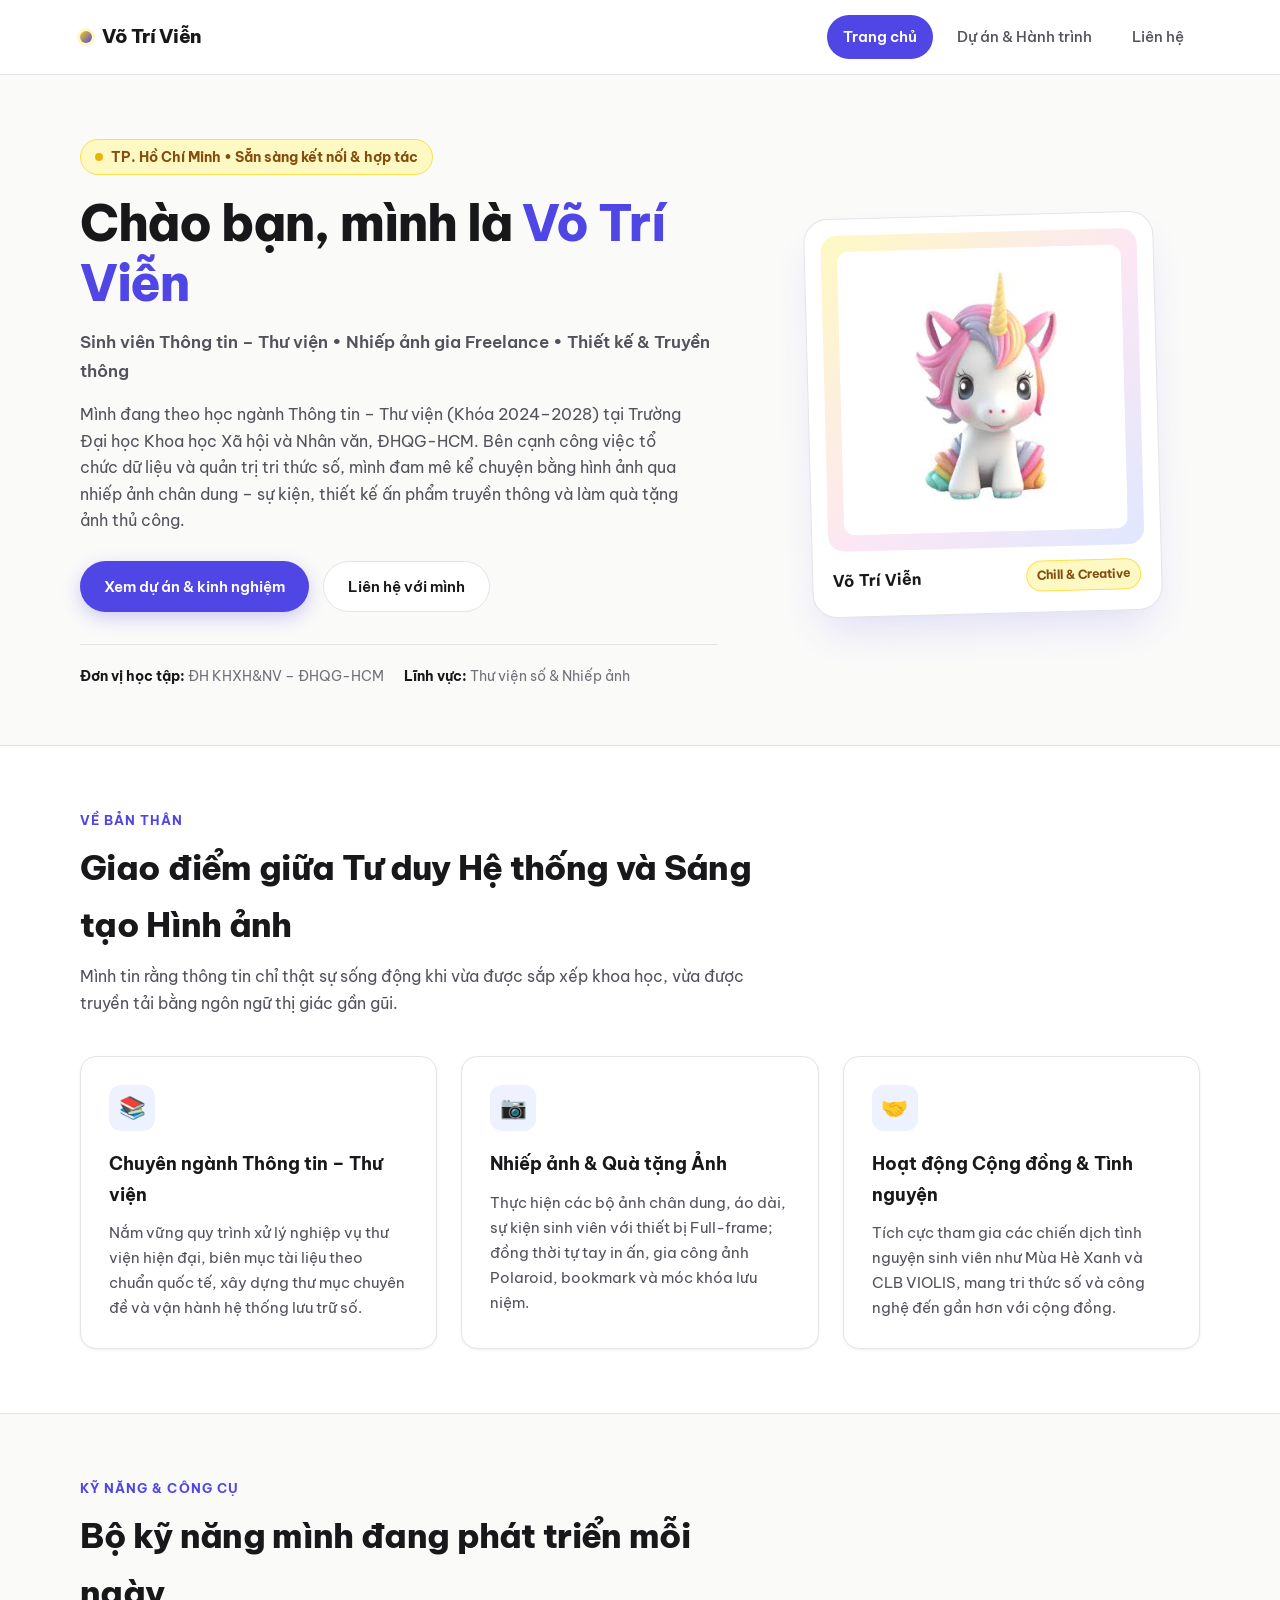
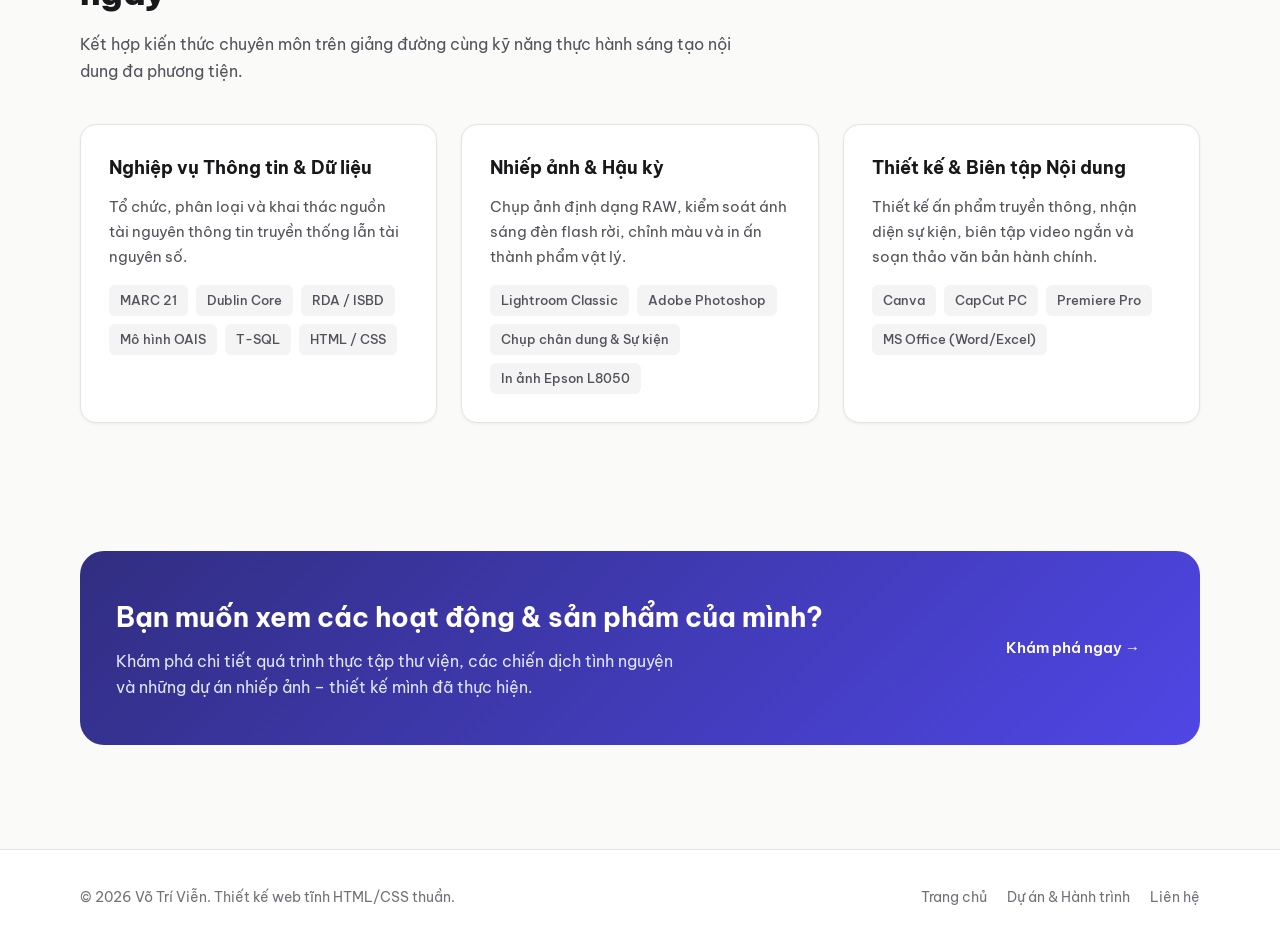
<file: index.html>
<!DOCTYPE html>
<html lang="vi">
<head>
  <meta charset="UTF-8">
  <meta name="viewport" content="width=device-width, initial-scale=1.0">
  <title>Võ Trí Viễn | Giới thiệu cá nhân & Portfolio</title>
  <meta name="description" content="Trang web giới thiệu cá nhân của Võ Trí Viễn – Sinh viên Thông tin - Thư viện (ĐH KHXH&NV - ĐHQG-HCM) và Nhiếp ảnh gia Freelance tại TP. Hồ Chí Minh.">
  <link rel="preconnect" href="https://fonts.googleapis.com">
  <link rel="preconnect" href="https://fonts.gstatic.com" crossorigin>
  <link href="https://fonts.googleapis.com/css2?family=Be+Vietnam+Pro:wght@400;500;600;700;800&display=swap" rel="stylesheet">
  <link rel="stylesheet" href="assets/css/style.css">
</head>
<body>

  <!-- HEADER -->
  <header class="site-header">
    <div class="container navbar">
      <a href="index.html" class="brand">
        <span class="brand-dot"></span>
        <span>Võ Trí Viễn</span>
      </a>
      <button class="menu-toggle" aria-label="Mở menu">&#9776;</button>
      <nav class="nav-links">
        <a href="index.html" class="active">Trang chủ</a>
        <a href="du-an.html">Dự án & Hành trình</a>
        <a href="lien-he.html">Liên hệ</a>
      </nav>
    </div>
  </header>

  <!-- HERO SECTION -->
  <main>
    <section class="hero">
      <div class="container hero-grid">
        <div class="hero-content">
          <div class="badge-pill">
            <span class="status-dot"></span>
            <span>TP. Hồ Chí Minh • Sẵn sàng kết nối & hợp tác</span>
          </div>
          <h1 class="hero-title">Chào bạn, mình là <span>Võ Trí Viễn</span></h1>
          <p class="hero-subtitle">Sinh viên Thông tin – Thư viện • Nhiếp ảnh gia Freelance • Thiết kế & Truyền thông</p>
          <p class="hero-desc">
            Mình đang theo học ngành Thông tin – Thư viện (Khóa 2024–2028) tại Trường Đại học Khoa học Xã hội và Nhân văn, ĐHQG-HCM. Bên cạnh công việc tổ chức dữ liệu và quản trị tri thức số, mình đam mê kể chuyện bằng hình ảnh qua nhiếp ảnh chân dung – sự kiện, thiết kế ấn phẩm truyền thông và làm quà tặng ảnh thủ công.
          </p>
          <div class="hero-actions">
            <a href="du-an.html" class="btn btn-primary">Xem dự án & kinh nghiệm</a>
            <a href="lien-he.html" class="btn btn-outline">Liên hệ với mình</a>
          </div>
          <div class="hero-meta">
            <span><strong>Đơn vị học tập:</strong> ĐH KHXH&NV – ĐHQG-HCM</span>
            <span><strong>Lĩnh vực:</strong> Thư viện số & Nhiếp ảnh</span>
          </div>
        </div>

        <div class="hero-avatar-wrap">
          <div class="avatar-card">
            <div class="avatar-img-box">
              <img src="assets/images/avatar.png" alt="Ảnh đại diện của Võ Trí Viễn">
            </div>
            <div class="avatar-caption">
              <span class="name">Võ Trí Viễn</span>
              <span class="tag">Chill & Creative</span>
            </div>
          </div>
        </div>
      </div>
    </section>

    <!-- ABOUT & HIGHLIGHTS -->
    <section class="section section-alt">
      <div class="container">
        <div class="section-header">
          <p class="section-kicker">Về bản thân</p>
          <h2 class="section-title">Giao điểm giữa Tư duy Hệ thống và Sáng tạo Hình ảnh</h2>
          <p class="section-lead">
            Mình tin rằng thông tin chỉ thật sự sống động khi vừa được sắp xếp khoa học, vừa được truyền tải bằng ngôn ngữ thị giác gần gũi.
          </p>
        </div>

        <div class="grid-3">
          <article class="card">
            <div class="card-icon">&#128218;</div>
            <h3>Chuyên ngành Thông tin – Thư viện</h3>
            <p>
              Nắm vững quy trình xử lý nghiệp vụ thư viện hiện đại, biên mục tài liệu theo chuẩn quốc tế, xây dựng thư mục chuyên đề và vận hành hệ thống lưu trữ số.
            </p>
          </article>

          <article class="card">
            <div class="card-icon amber">&#128247;</div>
            <h3>Nhiếp ảnh & Quà tặng Ảnh</h3>
            <p>
              Thực hiện các bộ ảnh chân dung, áo dài, sự kiện sinh viên với thiết bị Full-frame; đồng thời tự tay in ấn, gia công ảnh Polaroid, bookmark và móc khóa lưu niệm.
            </p>
          </article>

          <article class="card">
            <div class="card-icon">&#129309;</div>
            <h3>Hoạt động Cộng đồng & Tình nguyện</h3>
            <p>
              Tích cực tham gia các chiến dịch tình nguyện sinh viên như Mùa Hè Xanh và CLB VIOLIS, mang tri thức số và công nghệ đến gần hơn với cộng đồng.
            </p>
          </article>
        </div>
      </div>
    </section>

    <!-- SKILLS & TOOLS -->
    <section class="section">
      <div class="container">
        <div class="section-header">
          <p class="section-kicker">Kỹ năng & Công cụ</p>
          <h2 class="section-title">Bộ kỹ năng mình đang phát triển mỗi ngày</h2>
          <p class="section-lead">
            Kết hợp kiến thức chuyên môn trên giảng đường cùng kỹ năng thực hành sáng tạo nội dung đa phương tiện.
          </p>
        </div>

        <div class="grid-3">
          <div class="card">
            <h3>Nghiệp vụ Thông tin & Dữ liệu</h3>
            <p>Tổ chức, phân loại và khai thác nguồn tài nguyên thông tin truyền thống lẫn tài nguyên số.</p>
            <div class="tag-list">
              <span class="tag-item">MARC 21</span>
              <span class="tag-item">Dublin Core</span>
              <span class="tag-item">RDA / ISBD</span>
              <span class="tag-item">Mô hình OAIS</span>
              <span class="tag-item">T-SQL</span>
              <span class="tag-item">HTML / CSS</span>
            </div>
          </div>

          <div class="card">
            <h3>Nhiếp ảnh & Hậu kỳ</h3>
            <p>Chụp ảnh định dạng RAW, kiểm soát ánh sáng đèn flash rời, chỉnh màu và in ấn thành phẩm vật lý.</p>
            <div class="tag-list">
              <span class="tag-item">Lightroom Classic</span>
              <span class="tag-item">Adobe Photoshop</span>
              <span class="tag-item">Chụp chân dung & Sự kiện</span>
              <span class="tag-item">In ảnh Epson L8050</span>
            </div>
          </div>

          <div class="card">
            <h3>Thiết kế & Biên tập Nội dung</h3>
            <p>Thiết kế ấn phẩm truyền thông, nhận diện sự kiện, biên tập video ngắn và soạn thảo văn bản hành chính.</p>
            <div class="tag-list">
              <span class="tag-item">Canva</span>
              <span class="tag-item">CapCut PC</span>
              <span class="tag-item">Premiere Pro</span>
              <span class="tag-item">MS Office (Word/Excel)</span>
            </div>
          </div>
        </div>
      </div>
    </section>

    <!-- CALL TO ACTION -->
    <section class="section">
      <div class="container">
        <div class="cta-box">
          <div>
            <h2>Bạn muốn xem các hoạt động & sản phẩm của mình?</h2>
            <p>Khám phá chi tiết quá trình thực tập thư viện, các chiến dịch tình nguyện và những dự án nhiếp ảnh – thiết kế mình đã thực hiện.</p>
          </div>
          <a href="du-an.html" class="btn btn-white">Khám phá ngay &rarr;</a>
        </div>
      </div>
    </section>
  </main>

  <!-- FOOTER -->
  <footer class="site-footer">
    <div class="container footer-inner">
      <p>&copy; 2026 Võ Trí Viễn. Thiết kế web tĩnh HTML/CSS thuần.</p>
      <div class="footer-links">
        <a href="index.html">Trang chủ</a>
        <a href="du-an.html">Dự án & Hành trình</a>
        <a href="lien-he.html">Liên hệ</a>
      </div>
    </div>
  </footer>

  <script src="assets/js/main.js"></script>
</body>
</html>
</file>
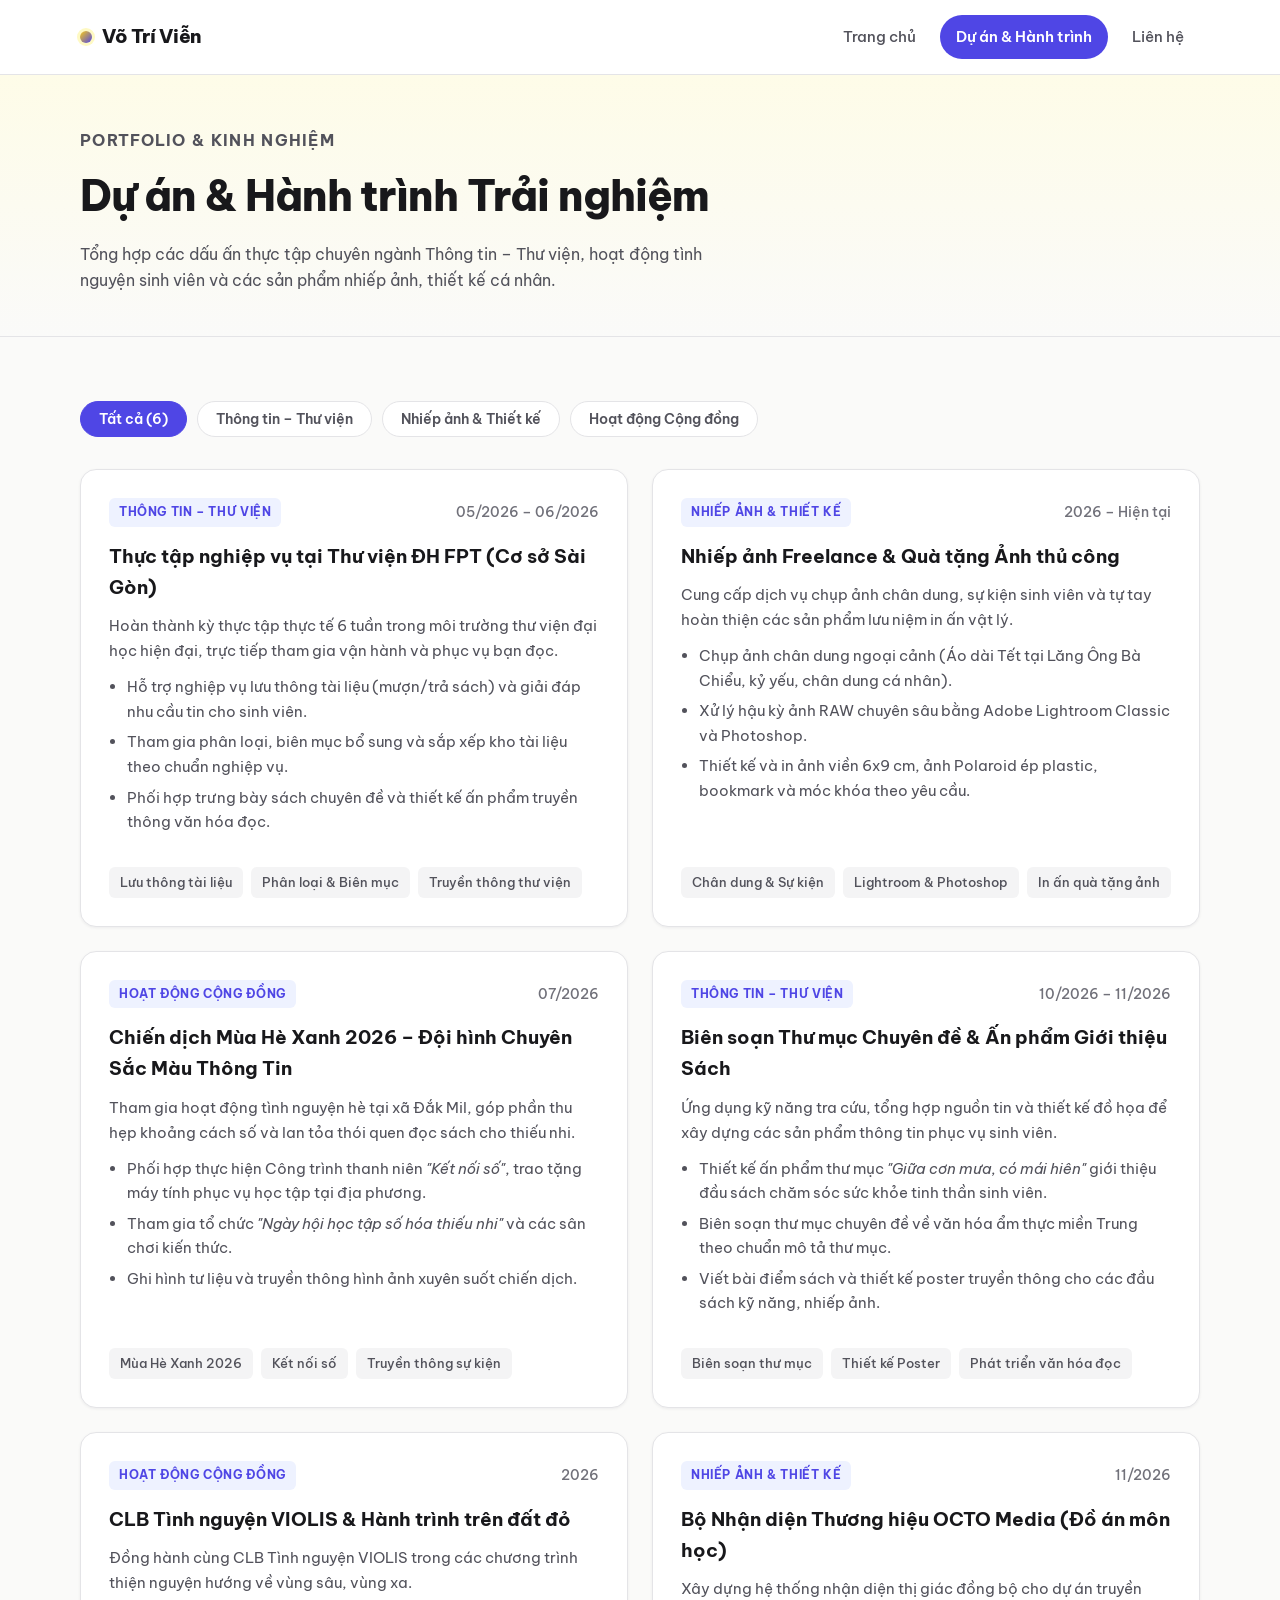
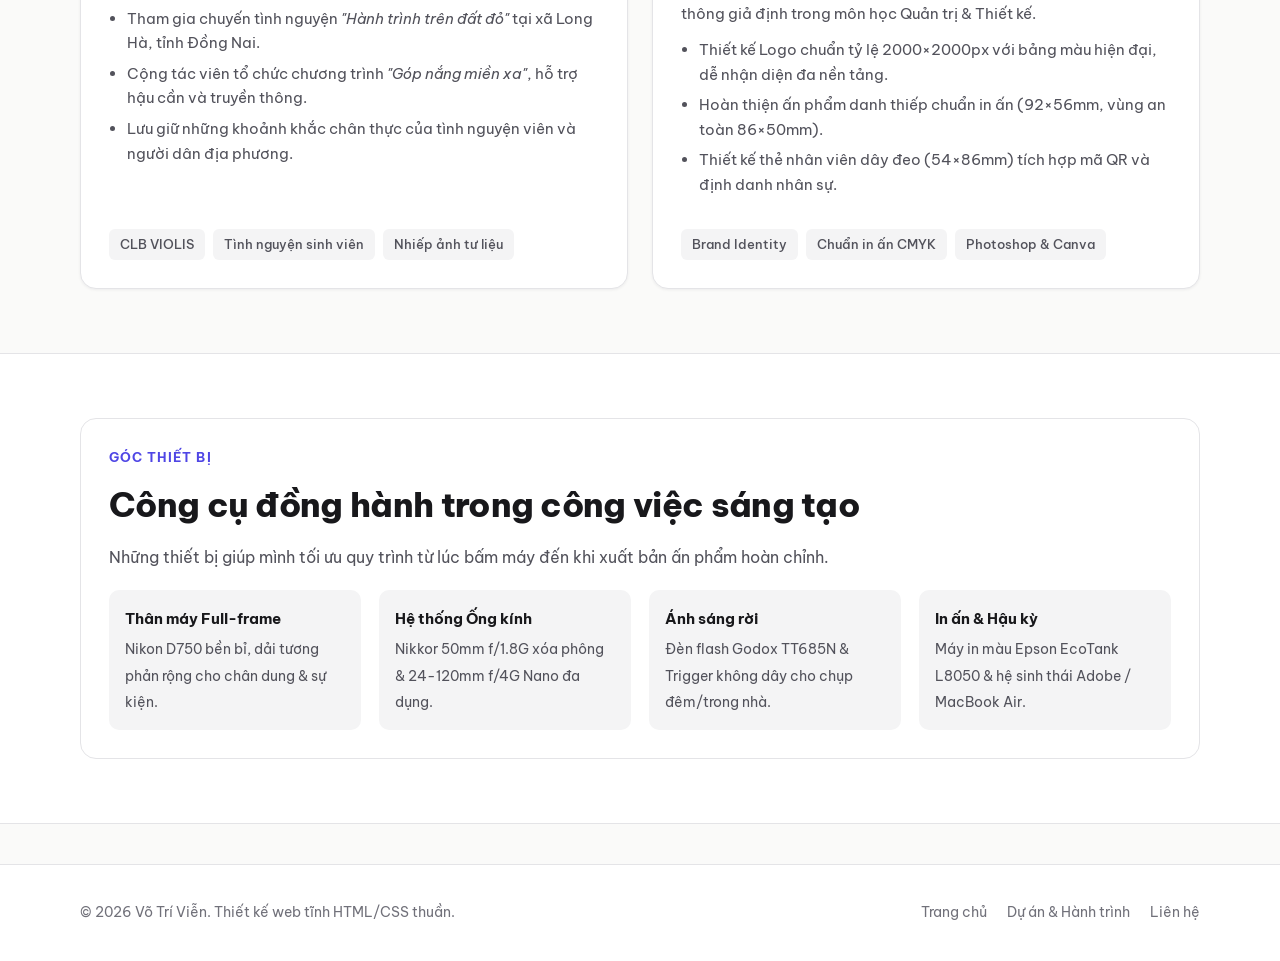
<file: du-an.html>
<!DOCTYPE html>
<html lang="vi">
<head>
  <meta charset="UTF-8">
  <meta name="viewport" content="width=device-width, initial-scale=1.0">
  <title>Dự án & Hành trình | Võ Trí Viễn</title>
  <meta name="description" content="Các dự án học thuật, thực tập thư viện, chiến dịch tình nguyện và hoạt động nhiếp ảnh freelance của Võ Trí Viễn.">
  <link rel="preconnect" href="https://fonts.googleapis.com">
  <link rel="preconnect" href="https://fonts.gstatic.com" crossorigin>
  <link href="https://fonts.googleapis.com/css2?family=Be+Vietnam+Pro:wght@400;500;600;700;800&display=swap" rel="stylesheet">
  <link rel="stylesheet" href="assets/css/style.css">
</head>
<body>

  <!-- HEADER -->
  <header class="site-header">
    <div class="container navbar">
      <a href="index.html" class="brand">
        <span class="brand-dot"></span>
        <span>Võ Trí Viễn</span>
      </a>
      <button class="menu-toggle" aria-label="Mở menu">&#9776;</button>
      <nav class="nav-links">
        <a href="index.html">Trang chủ</a>
        <a href="du-an.html" class="active">Dự án & Hành trình</a>
        <a href="lien-he.html">Liên hệ</a>
      </nav>
    </div>
  </header>

  <!-- PAGE BANNER -->
  <section class="page-banner">
    <div class="container">
      <p class="section-kicker">Portfolio & Kinh nghiệm</p>
      <h1>Dự án & Hành trình Trải nghiệm</h1>
      <p>Tổng hợp các dấu ấn thực tập chuyên ngành Thông tin – Thư viện, hoạt động tình nguyện sinh viên và các sản phẩm nhiếp ảnh, thiết kế cá nhân.</p>
    </div>
  </section>

  <!-- PROJECTS GRID -->
  <main>
    <section class="section">
      <div class="container">
        <!-- Category Filter -->
        <div class="filter-bar" role="group" aria-label="Lọc dự án theo lĩnh vực">
          <button class="filter-btn active" data-filter="all">Tất cả (6)</button>
          <button class="filter-btn" data-filter="library">Thông tin – Thư viện</button>
          <button class="filter-btn" data-filter="photo">Nhiếp ảnh & Thiết kế</button>
          <button class="filter-btn" data-filter="volunteer">Hoạt động Cộng đồng</button>
        </div>

        <div class="grid-2">
          <!-- Item 1 -->
          <article class="card project-card" data-category="library">
            <div>
              <div class="project-top">
                <span class="project-category">Thông tin – Thư viện</span>
                <span class="project-date">05/2026 – 06/2026</span>
              </div>
              <h3>Thực tập nghiệp vụ tại Thư viện ĐH FPT (Cơ sở Sài Gòn)</h3>
              <p>Hoàn thành kỳ thực tập thực tế 6 tuần trong môi trường thư viện đại học hiện đại, trực tiếp tham gia vận hành và phục vụ bạn đọc.</p>
              <ul class="project-bullets">
                <li>Hỗ trợ nghiệp vụ lưu thông tài liệu (mượn/trả sách) và giải đáp nhu cầu tin cho sinh viên.</li>
                <li>Tham gia phân loại, biên mục bổ sung và sắp xếp kho tài liệu theo chuẩn nghiệp vụ.</li>
                <li>Phối hợp trưng bày sách chuyên đề và thiết kế ấn phẩm truyền thông văn hóa đọc.</li>
              </ul>
            </div>
            <div class="tag-list">
              <span class="tag-item">Lưu thông tài liệu</span>
              <span class="tag-item">Phân loại & Biên mục</span>
              <span class="tag-item">Truyền thông thư viện</span>
            </div>
          </article>

          <!-- Item 2 -->
          <article class="card project-card" data-category="photo">
            <div>
              <div class="project-top">
                <span class="project-category photo">Nhiếp ảnh & Thiết kế</span>
                <span class="project-date">2026 – Hiện tại</span>
              </div>
              <h3>Nhiếp ảnh Freelance & Quà tặng Ảnh thủ công</h3>
              <p>Cung cấp dịch vụ chụp ảnh chân dung, sự kiện sinh viên và tự tay hoàn thiện các sản phẩm lưu niệm in ấn vật lý.</p>
              <ul class="project-bullets">
                <li>Chụp ảnh chân dung ngoại cảnh (Áo dài Tết tại Lăng Ông Bà Chiểu, kỷ yếu, chân dung cá nhân).</li>
                <li>Xử lý hậu kỳ ảnh RAW chuyên sâu bằng Adobe Lightroom Classic và Photoshop.</li>
                <li>Thiết kế và in ảnh viền 6x9 cm, ảnh Polaroid ép plastic, bookmark và móc khóa theo yêu cầu.</li>
              </ul>
            </div>
            <div class="tag-list">
              <span class="tag-item">Chân dung & Sự kiện</span>
              <span class="tag-item">Lightroom & Photoshop</span>
              <span class="tag-item">In ấn quà tặng ảnh</span>
            </div>
          </article>

          <!-- Item 3 -->
          <article class="card project-card" data-category="volunteer">
            <div>
              <div class="project-top">
                <span class="project-category volunteer">Hoạt động Cộng đồng</span>
                <span class="project-date">07/2026</span>
              </div>
              <h3>Chiến dịch Mùa Hè Xanh 2026 – Đội hình Chuyên Sắc Màu Thông Tin</h3>
              <p>Tham gia hoạt động tình nguyện hè tại xã Đắk Mil, góp phần thu hẹp khoảng cách số và lan tỏa thói quen đọc sách cho thiếu nhi.</p>
              <ul class="project-bullets">
                <li>Phối hợp thực hiện Công trình thanh niên <em>"Kết nối số"</em>, trao tặng máy tính phục vụ học tập tại địa phương.</li>
                <li>Tham gia tổ chức <em>"Ngày hội học tập số hóa thiếu nhi"</em> và các sân chơi kiến thức.</li>
                <li>Ghi hình tư liệu và truyền thông hình ảnh xuyên suốt chiến dịch.</li>
              </ul>
            </div>
            <div class="tag-list">
              <span class="tag-item">Mùa Hè Xanh 2026</span>
              <span class="tag-item">Kết nối số</span>
              <span class="tag-item">Truyền thông sự kiện</span>
            </div>
          </article>

          <!-- Item 4 -->
          <article class="card project-card" data-category="library">
            <div>
              <div class="project-top">
                <span class="project-category">Thông tin – Thư viện</span>
                <span class="project-date">10/2026 – 11/2026</span>
              </div>
              <h3>Biên soạn Thư mục Chuyên đề & Ấn phẩm Giới thiệu Sách</h3>
              <p>Ứng dụng kỹ năng tra cứu, tổng hợp nguồn tin và thiết kế đồ họa để xây dựng các sản phẩm thông tin phục vụ sinh viên.</p>
              <ul class="project-bullets">
                <li>Thiết kế ấn phẩm thư mục <em>"Giữa cơn mưa, có mái hiên"</em> giới thiệu đầu sách chăm sóc sức khỏe tinh thần sinh viên.</li>
                <li>Biên soạn thư mục chuyên đề về văn hóa ẩm thực miền Trung theo chuẩn mô tả thư mục.</li>
                <li>Viết bài điểm sách và thiết kế poster truyền thông cho các đầu sách kỹ năng, nhiếp ảnh.</li>
              </ul>
            </div>
            <div class="tag-list">
              <span class="tag-item">Biên soạn thư mục</span>
              <span class="tag-item">Thiết kế Poster</span>
              <span class="tag-item">Phát triển văn hóa đọc</span>
            </div>
          </article>

          <!-- Item 5 -->
          <article class="card project-card" data-category="volunteer">
            <div>
              <div class="project-top">
                <span class="project-category volunteer">Hoạt động Cộng đồng</span>
                <span class="project-date">2026</span>
              </div>
              <h3>CLB Tình nguyện VIOLIS & Hành trình trên đất đỏ</h3>
              <p>Đồng hành cùng CLB Tình nguyện VIOLIS trong các chương trình thiện nguyện hướng về vùng sâu, vùng xa.</p>
              <ul class="project-bullets">
                <li>Tham gia chuyến tình nguyện <em>"Hành trình trên đất đỏ"</em> tại xã Long Hà, tỉnh Đồng Nai.</li>
                <li>Cộng tác viên tổ chức chương trình <em>"Góp nắng miền xa"</em>, hỗ trợ hậu cần và truyền thông.</li>
                <li>Lưu giữ những khoảnh khắc chân thực của tình nguyện viên và người dân địa phương.</li>
              </ul>
            </div>
            <div class="tag-list">
              <span class="tag-item">CLB VIOLIS</span>
              <span class="tag-item">Tình nguyện sinh viên</span>
              <span class="tag-item">Nhiếp ảnh tư liệu</span>
            </div>
          </article>

          <!-- Item 6 -->
          <article class="card project-card" data-category="photo">
            <div>
              <div class="project-top">
                <span class="project-category photo">Nhiếp ảnh & Thiết kế</span>
                <span class="project-date">11/2026</span>
              </div>
              <h3>Bộ Nhận diện Thương hiệu OCTO Media (Đồ án môn học)</h3>
              <p>Xây dựng hệ thống nhận diện thị giác đồng bộ cho dự án truyền thông giả định trong môn học Quản trị & Thiết kế.</p>
              <ul class="project-bullets">
                <li>Thiết kế Logo chuẩn tỷ lệ 2000×2000px với bảng màu hiện đại, dễ nhận diện đa nền tảng.</li>
                <li>Hoàn thiện ấn phẩm danh thiếp chuẩn in ấn (92×56mm, vùng an toàn 86×50mm).</li>
                <li>Thiết kế thẻ nhân viên dây đeo (54×86mm) tích hợp mã QR và định danh nhân sự.</li>
              </ul>
            </div>
            <div class="tag-list">
              <span class="tag-item">Brand Identity</span>
              <span class="tag-item">Chuẩn in ấn CMYK</span>
              <span class="tag-item">Photoshop & Canva</span>
            </div>
          </article>
        </div>
      </div>
    </section>

    <!-- GEAR & WORKFLOW -->
    <section class="section section-alt">
      <div class="container">
        <div class="gear-box">
          <p class="section-kicker">Góc thiết bị</p>
          <h2 class="section-title">Công cụ đồng hành trong công việc sáng tạo</h2>
          <p class="section-lead">Những thiết bị giúp mình tối ưu quy trình từ lúc bấm máy đến khi xuất bản ấn phẩm hoàn chỉnh.</p>

          <div class="gear-grid">
            <div class="gear-item">
              <strong>Thân máy Full-frame</strong>
              <span>Nikon D750 bền bỉ, dải tương phản rộng cho chân dung & sự kiện.</span>
            </div>
            <div class="gear-item">
              <strong>Hệ thống Ống kính</strong>
              <span>Nikkor 50mm f/1.8G xóa phông & 24-120mm f/4G Nano đa dụng.</span>
            </div>
            <div class="gear-item">
              <strong>Ánh sáng rời</strong>
              <span>Đèn flash Godox TT685N & Trigger không dây cho chụp đêm/trong nhà.</span>
            </div>
            <div class="gear-item">
              <strong>In ấn & Hậu kỳ</strong>
              <span>Máy in màu Epson EcoTank L8050 & hệ sinh thái Adobe / MacBook Air.</span>
            </div>
          </div>
        </div>
      </div>
    </section>
  </main>

  <!-- FOOTER -->
  <footer class="site-footer">
    <div class="container footer-inner">
      <p>&copy; 2026 Võ Trí Viễn. Thiết kế web tĩnh HTML/CSS thuần.</p>
      <div class="footer-links">
        <a href="index.html">Trang chủ</a>
        <a href="du-an.html">Dự án & Hành trình</a>
        <a href="lien-he.html">Liên hệ</a>
      </div>
    </div>
  </footer>

  <script src="assets/js/main.js"></script>
</body>
</html>
</file>
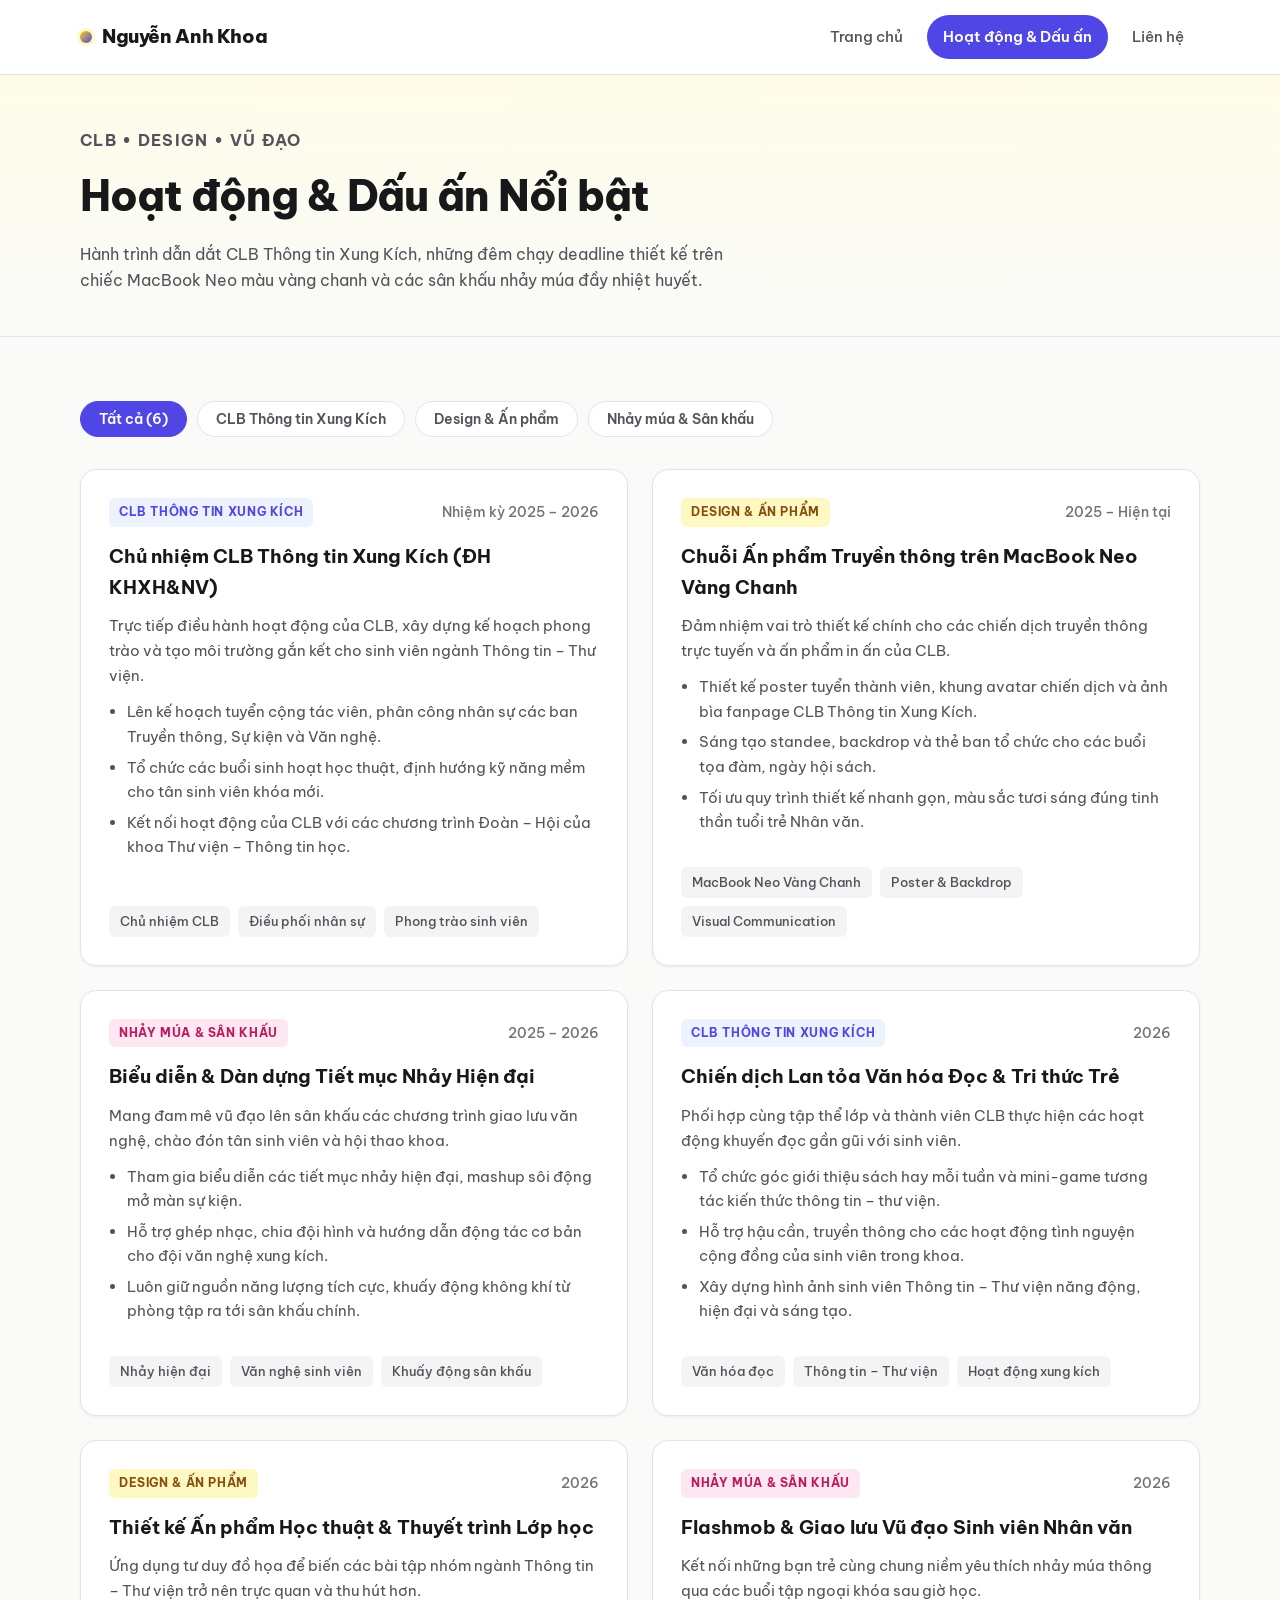
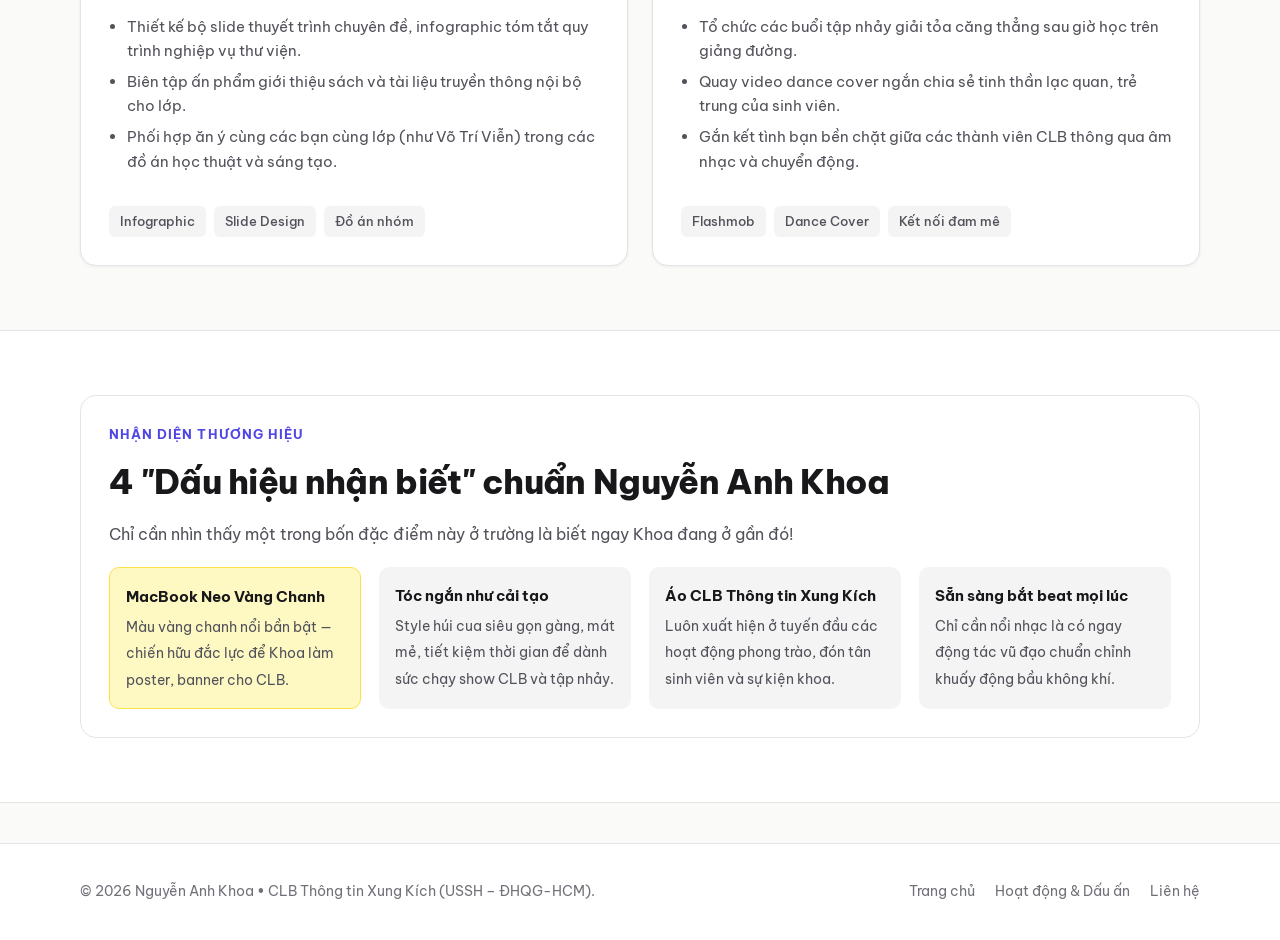
<file: hoat-dong.html>
<!DOCTYPE html>
<html lang="vi">
<head>
  <meta charset="UTF-8">
  <meta name="viewport" content="width=device-width, initial-scale=1.0">
  <title>Hoạt động & Dấu ấn | Nguyễn Anh Khoa</title>
  <meta name="description" content="Các hoạt động điều hành CLB Thông tin Xung Kích, dự án thiết kế đồ họa trên MacBook Neo vàng chanh và biểu diễn nhảy múa của Nguyễn Anh Khoa.">
  <link rel="preconnect" href="https://fonts.googleapis.com">
  <link rel="preconnect" href="https://fonts.gstatic.com" crossorigin>
  <link href="https://fonts.googleapis.com/css2?family=Be+Vietnam+Pro:wght@400;500;600;700;800&display=swap" rel="stylesheet">
  <link rel="stylesheet" href="assets/css/style.css">
</head>
<body>

  <!-- HEADER -->
  <header class="site-header">
    <div class="container navbar">
      <a href="index.html" class="brand">
        <span class="brand-dot"></span>
        <span>Nguyễn Anh Khoa</span>
      </a>
      <button class="menu-toggle" aria-label="Mở menu">&#9776;</button>
      <nav class="nav-links">
        <a href="index.html">Trang chủ</a>
        <a href="hoat-dong.html" class="active">Hoạt động & Dấu ấn</a>
        <a href="lien-he.html">Liên hệ</a>
      </nav>
    </div>
  </header>

  <!-- PAGE BANNER -->
  <section class="page-banner">
    <div class="container">
      <p class="section-kicker">CLB • Design • Vũ đạo</p>
      <h1>Hoạt động & Dấu ấn Nổi bật</h1>
      <p>Hành trình dẫn dắt CLB Thông tin Xung Kích, những đêm chạy deadline thiết kế trên chiếc MacBook Neo màu vàng chanh và các sân khấu nhảy múa đầy nhiệt huyết.</p>
    </div>
  </section>

  <!-- ACTIVITIES GRID -->
  <main>
    <section class="section">
      <div class="container">
        <!-- Category Filter -->
        <div class="filter-bar" role="group" aria-label="Lọc hoạt động theo lĩnh vực">
          <button class="filter-btn active" data-filter="all">Tất cả (6)</button>
          <button class="filter-btn" data-filter="club">CLB Thông tin Xung Kích</button>
          <button class="filter-btn" data-filter="design">Design & Ấn phẩm</button>
          <button class="filter-btn" data-filter="dance">Nhảy múa & Sân khấu</button>
        </div>

        <div class="grid-2">
          <!-- Item 1 -->
          <article class="card project-card" data-category="club">
            <div>
              <div class="project-top">
                <span class="project-category">CLB Thông tin Xung Kích</span>
                <span class="project-date">Nhiệm kỳ 2025 – 2026</span>
              </div>
              <h3>Chủ nhiệm CLB Thông tin Xung Kích (ĐH KHXH&NV)</h3>
              <p>Trực tiếp điều hành hoạt động của CLB, xây dựng kế hoạch phong trào và tạo môi trường gắn kết cho sinh viên ngành Thông tin – Thư viện.</p>
              <ul class="project-bullets">
                <li>Lên kế hoạch tuyển cộng tác viên, phân công nhân sự các ban Truyền thông, Sự kiện và Văn nghệ.</li>
                <li>Tổ chức các buổi sinh hoạt học thuật, định hướng kỹ năng mềm cho tân sinh viên khóa mới.</li>
                <li>Kết nối hoạt động của CLB với các chương trình Đoàn – Hội của khoa Thư viện – Thông tin học.</li>
              </ul>
            </div>
            <div class="tag-list">
              <span class="tag-item">Chủ nhiệm CLB</span>
              <span class="tag-item">Điều phối nhân sự</span>
              <span class="tag-item">Phong trào sinh viên</span>
            </div>
          </article>

          <!-- Item 2 -->
          <article class="card project-card" data-category="design">
            <div>
              <div class="project-top">
                <span class="project-category design">Design & Ấn phẩm</span>
                <span class="project-date">2025 – Hiện tại</span>
              </div>
              <h3>Chuỗi Ấn phẩm Truyền thông trên MacBook Neo Vàng Chanh</h3>
              <p>Đảm nhiệm vai trò thiết kế chính cho các chiến dịch truyền thông trực tuyến và ấn phẩm in ấn của CLB.</p>
              <ul class="project-bullets">
                <li>Thiết kế poster tuyển thành viên, khung avatar chiến dịch và ảnh bìa fanpage CLB Thông tin Xung Kích.</li>
                <li>Sáng tạo standee, backdrop và thẻ ban tổ chức cho các buổi tọa đàm, ngày hội sách.</li>
                <li>Tối ưu quy trình thiết kế nhanh gọn, màu sắc tươi sáng đúng tinh thần tuổi trẻ Nhân văn.</li>
              </ul>
            </div>
            <div class="tag-list">
              <span class="tag-item">MacBook Neo Vàng Chanh</span>
              <span class="tag-item">Poster & Backdrop</span>
              <span class="tag-item">Visual Communication</span>
            </div>
          </article>

          <!-- Item 3 -->
          <article class="card project-card" data-category="dance">
            <div>
              <div class="project-top">
                <span class="project-category dance">Nhảy múa & Sân khấu</span>
                <span class="project-date">2025 – 2026</span>
              </div>
              <h3>Biểu diễn & Dàn dựng Tiết mục Nhảy Hiện đại</h3>
              <p>Mang đam mê vũ đạo lên sân khấu các chương trình giao lưu văn nghệ, chào đón tân sinh viên và hội thao khoa.</p>
              <ul class="project-bullets">
                <li>Tham gia biểu diễn các tiết mục nhảy hiện đại, mashup sôi động mở màn sự kiện.</li>
                <li>Hỗ trợ ghép nhạc, chia đội hình và hướng dẫn động tác cơ bản cho đội văn nghệ xung kích.</li>
                <li>Luôn giữ nguồn năng lượng tích cực, khuấy động không khí từ phòng tập ra tới sân khấu chính.</li>
              </ul>
            </div>
            <div class="tag-list">
              <span class="tag-item">Nhảy hiện đại</span>
              <span class="tag-item">Văn nghệ sinh viên</span>
              <span class="tag-item">Khuấy động sân khấu</span>
            </div>
          </article>

          <!-- Item 4 -->
          <article class="card project-card" data-category="club">
            <div>
              <div class="project-top">
                <span class="project-category">CLB Thông tin Xung Kích</span>
                <span class="project-date">2026</span>
              </div>
              <h3>Chiến dịch Lan tỏa Văn hóa Đọc & Tri thức Trẻ</h3>
              <p>Phối hợp cùng tập thể lớp và thành viên CLB thực hiện các hoạt động khuyến đọc gần gũi với sinh viên.</p>
              <ul class="project-bullets">
                <li>Tổ chức góc giới thiệu sách hay mỗi tuần và mini-game tương tác kiến thức thông tin – thư viện.</li>
                <li>Hỗ trợ hậu cần, truyền thông cho các hoạt động tình nguyện cộng đồng của sinh viên trong khoa.</li>
                <li>Xây dựng hình ảnh sinh viên Thông tin – Thư viện năng động, hiện đại và sáng tạo.</li>
              </ul>
            </div>
            <div class="tag-list">
              <span class="tag-item">Văn hóa đọc</span>
              <span class="tag-item">Thông tin – Thư viện</span>
              <span class="tag-item">Hoạt động xung kích</span>
            </div>
          </article>

          <!-- Item 5 -->
          <article class="card project-card" data-category="design">
            <div>
              <div class="project-top">
                <span class="project-category design">Design & Ấn phẩm</span>
                <span class="project-date">2026</span>
              </div>
              <h3>Thiết kế Ấn phẩm Học thuật & Thuyết trình Lớp học</h3>
              <p>Ứng dụng tư duy đồ họa để biến các bài tập nhóm ngành Thông tin – Thư viện trở nên trực quan và thu hút hơn.</p>
              <ul class="project-bullets">
                <li>Thiết kế bộ slide thuyết trình chuyên đề, infographic tóm tắt quy trình nghiệp vụ thư viện.</li>
                <li>Biên tập ấn phẩm giới thiệu sách và tài liệu truyền thông nội bộ cho lớp.</li>
                <li>Phối hợp ăn ý cùng các bạn cùng lớp (như Võ Trí Viễn) trong các đồ án học thuật và sáng tạo.</li>
              </ul>
            </div>
            <div class="tag-list">
              <span class="tag-item">Infographic</span>
              <span class="tag-item">Slide Design</span>
              <span class="tag-item">Đồ án nhóm</span>
            </div>
          </article>

          <!-- Item 6 -->
          <article class="card project-card" data-category="dance">
            <div>
              <div class="project-top">
                <span class="project-category dance">Nhảy múa & Sân khấu</span>
                <span class="project-date">2026</span>
              </div>
              <h3>Flashmob & Giao lưu Vũ đạo Sinh viên Nhân văn</h3>
              <p>Kết nối những bạn trẻ cùng chung niềm yêu thích nhảy múa thông qua các buổi tập ngoại khóa sau giờ học.</p>
              <ul class="project-bullets">
                <li>Tổ chức các buổi tập nhảy giải tỏa căng thẳng sau giờ học trên giảng đường.</li>
                <li>Quay video dance cover ngắn chia sẻ tinh thần lạc quan, trẻ trung của sinh viên.</li>
                <li>Gắn kết tình bạn bền chặt giữa các thành viên CLB thông qua âm nhạc và chuyển động.</li>
              </ul>
            </div>
            <div class="tag-list">
              <span class="tag-item">Flashmob</span>
              <span class="tag-item">Dance Cover</span>
              <span class="tag-item">Kết nối đam mê</span>
            </div>
          </article>
        </div>
      </div>
    </section>

    <!-- SIGNATURE IDENTITY & GEAR -->
    <section class="section section-alt">
      <div class="container">
        <div class="gear-box">
          <p class="section-kicker">Nhận diện thương hiệu</p>
          <h2 class="section-title">4 "Dấu hiệu nhận biết" chuẩn Nguyễn Anh Khoa</h2>
          <p class="section-lead">Chỉ cần nhìn thấy một trong bốn đặc điểm này ở trường là biết ngay Khoa đang ở gần đó!</p>

          <div class="gear-grid">
            <div class="gear-item highlight">
              <strong>MacBook Neo Vàng Chanh</strong>
              <span>Màu vàng chanh nổi bần bật — chiến hữu đắc lực để Khoa làm poster, banner cho CLB.</span>
            </div>
            <div class="gear-item">
              <strong>Tóc ngắn như cải tạo</strong>
              <span>Style húi cua siêu gọn gàng, mát mẻ, tiết kiệm thời gian để dành sức chạy show CLB và tập nhảy.</span>
            </div>
            <div class="gear-item">
              <strong>Áo CLB Thông tin Xung Kích</strong>
              <span>Luôn xuất hiện ở tuyến đầu các hoạt động phong trào, đón tân sinh viên và sự kiện khoa.</span>
            </div>
            <div class="gear-item">
              <strong>Sẵn sàng bắt beat mọi lúc</strong>
              <span>Chỉ cần nổi nhạc là có ngay động tác vũ đạo chuẩn chỉnh khuấy động bầu không khí.</span>
            </div>
          </div>
        </div>
      </div>
    </section>
  </main>

  <!-- FOOTER -->
  <footer class="site-footer">
    <div class="container footer-inner">
      <p>&copy; 2026 Nguyễn Anh Khoa • CLB Thông tin Xung Kích (USSH – ĐHQG-HCM).</p>
      <div class="footer-links">
        <a href="index.html">Trang chủ</a>
        <a href="hoat-dong.html">Hoạt động & Dấu ấn</a>
        <a href="lien-he.html">Liên hệ</a>
      </div>
    </div>
  </footer>

  <script src="assets/js/main.js"></script>
</body>
</html>
</file>
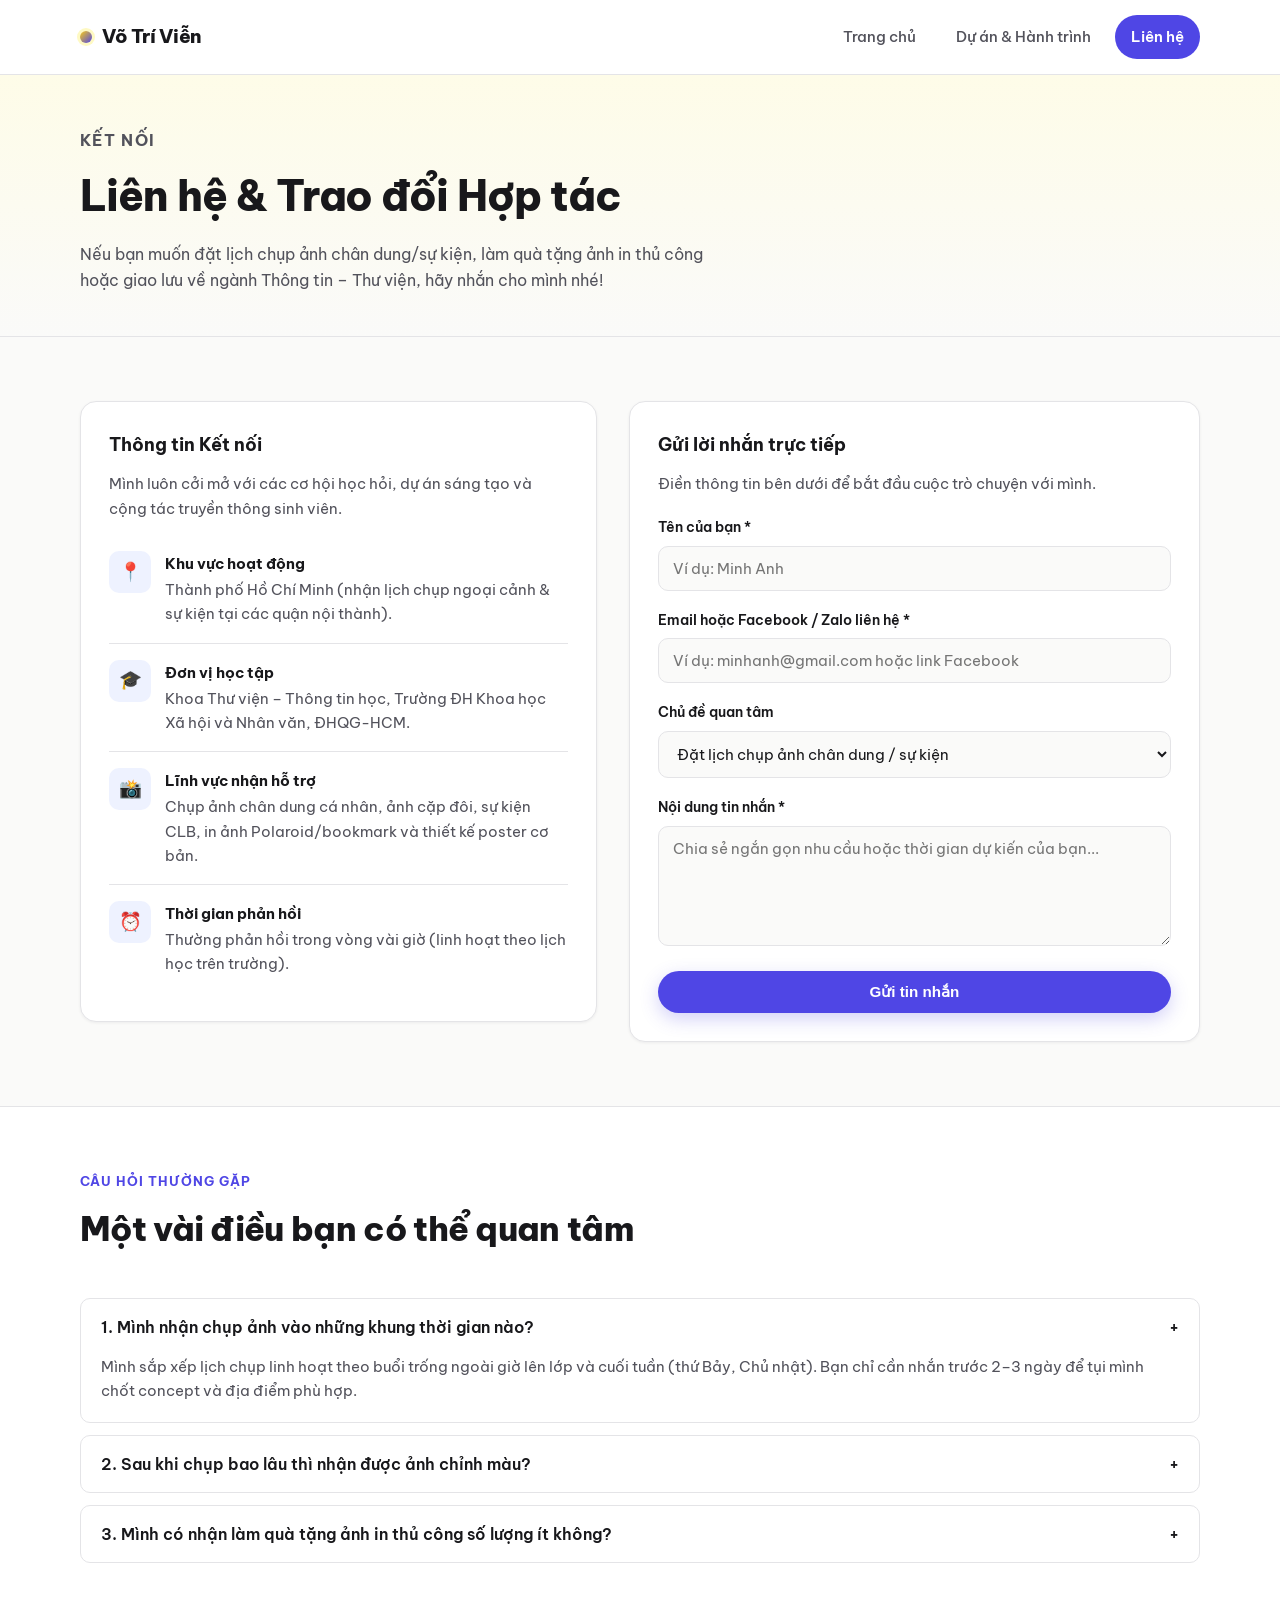
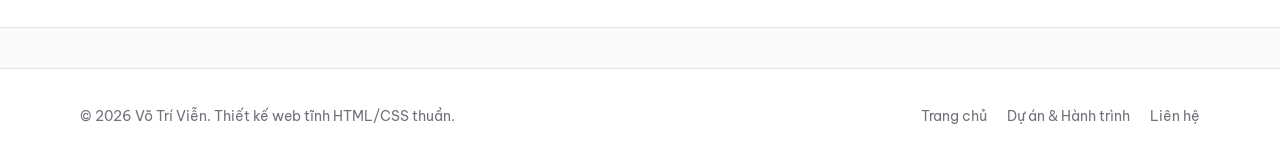
<file: lien-he.html>
<!DOCTYPE html>
<html lang="vi">
<head>
  <meta charset="UTF-8">
  <meta name="viewport" content="width=device-width, initial-scale=1.0">
  <title>Liên hệ | Võ Trí Viễn</title>
  <meta name="description" content="Kết nối với Võ Trí Viễn để trao đổi về học thuật Thông tin - Thư viện, đặt lịch chụp ảnh chân dung/sự kiện hoặc hợp tác thiết kế.">
  <link rel="preconnect" href="https://fonts.googleapis.com">
  <link rel="preconnect" href="https://fonts.gstatic.com" crossorigin>
  <link href="https://fonts.googleapis.com/css2?family=Be+Vietnam+Pro:wght@400;500;600;700;800&display=swap" rel="stylesheet">
  <link rel="stylesheet" href="assets/css/style.css">
</head>
<body>

  <!-- HEADER -->
  <header class="site-header">
    <div class="container navbar">
      <a href="index.html" class="brand">
        <span class="brand-dot"></span>
        <span>Võ Trí Viễn</span>
      </a>
      <button class="menu-toggle" aria-label="Mở menu">&#9776;</button>
      <nav class="nav-links">
        <a href="index.html">Trang chủ</a>
        <a href="du-an.html">Dự án & Hành trình</a>
        <a href="lien-he.html" class="active">Liên hệ</a>
      </nav>
    </div>
  </header>

  <!-- PAGE BANNER -->
  <section class="page-banner">
    <div class="container">
      <p class="section-kicker">Kết nối</p>
      <h1>Liên hệ & Trao đổi Hợp tác</h1>
      <p>Nếu bạn muốn đặt lịch chụp ảnh chân dung/sự kiện, làm quà tặng ảnh in thủ công hoặc giao lưu về ngành Thông tin – Thư viện, hãy nhắn cho mình nhé!</p>
    </div>
  </section>

  <!-- CONTACT MAIN -->
  <main>
    <section class="section">
      <div class="container contact-layout">
        <!-- Left Info -->
        <div class="card">
          <h3>Thông tin Kết nối</h3>
          <p style="margin-bottom: 14px;">Mình luôn cởi mở với các cơ hội học hỏi, dự án sáng tạo và cộng tác truyền thông sinh viên.</p>

          <div class="info-item">
            <div class="info-badge">&#128205;</div>
            <div>
              <h4>Khu vực hoạt động</h4>
              <p>Thành phố Hồ Chí Minh (nhận lịch chụp ngoại cảnh & sự kiện tại các quận nội thành).</p>
            </div>
          </div>

          <div class="info-item">
            <div class="info-badge">&#127891;</div>
            <div>
              <h4>Đơn vị học tập</h4>
              <p>Khoa Thư viện – Thông tin học, Trường ĐH Khoa học Xã hội và Nhân văn, ĐHQG-HCM.</p>
            </div>
          </div>

          <div class="info-item">
            <div class="info-badge">&#128248;</div>
            <div>
              <h4>Lĩnh vực nhận hỗ trợ</h4>
              <p>Chụp ảnh chân dung cá nhân, ảnh cặp đôi, sự kiện CLB, in ảnh Polaroid/bookmark và thiết kế poster cơ bản.</p>
            </div>
          </div>

          <div class="info-item">
            <div class="info-badge">&#9200;</div>
            <div>
              <h4>Thời gian phản hồi</h4>
              <p>Thường phản hồi trong vòng vài giờ (linh hoạt theo lịch học trên trường).</p>
            </div>
          </div>
        </div>

        <!-- Right Form -->
        <div class="card">
          <h3>Gửi lời nhắn trực tiếp</h3>
          <p style="margin-bottom: 20px;">Điền thông tin bên dưới để bắt đầu cuộc trò chuyện với mình.</p>

          <form id="contactForm">
            <div class="form-group">
              <label for="senderName">Tên của bạn *</label>
              <input type="text" id="senderName" class="form-control" placeholder="Ví dụ: Minh Anh" required>
            </div>

            <div class="form-group">
              <label for="senderEmail">Email hoặc Facebook / Zalo liên hệ *</label>
              <input type="text" id="senderEmail" class="form-control" placeholder="Ví dụ: minhanh@gmail.com hoặc link Facebook" required>
            </div>

            <div class="form-group">
              <label for="topic">Chủ đề quan tâm</label>
              <select id="topic" class="form-control">
                <option value="photo">Đặt lịch chụp ảnh chân dung / sự kiện</option>
                <option value="print">Đặt in ảnh Polaroid / Bookmark / Móc khóa</option>
                <option value="design">Thiết kế poster / ấn phẩm truyền thông</option>
                <option value="academic">Giao lưu học thuật Thông tin – Thư viện</option>
                <option value="other">Khác</option>
              </select>
            </div>

            <div class="form-group">
              <label for="message">Nội dung tin nhắn *</label>
              <textarea id="message" class="form-control" placeholder="Chia sẻ ngắn gọn nhu cầu hoặc thời gian dự kiến của bạn..." required></textarea>
            </div>

            <button type="submit" class="btn btn-primary" style="width: 100%;">Gửi tin nhắn</button>
            <div id="formFeedback" class="form-feedback" role="status"></div>
          </form>
        </div>
      </div>
    </section>

    <!-- FAQ SECTION -->
    <section class="section section-alt">
      <div class="container">
        <div class="section-header">
          <p class="section-kicker">Câu hỏi thường gặp</p>
          <h2 class="section-title">Một vài điều bạn có thể quan tâm</h2>
        </div>

        <div class="faq-list">
          <div class="faq-item open">
            <button class="faq-question">
              <span>1. Mình nhận chụp ảnh vào những khung thời gian nào?</span>
              <span>+</span>
            </button>
            <div class="faq-answer">
              Mình sắp xếp lịch chụp linh hoạt theo buổi trống ngoài giờ lên lớp và cuối tuần (thứ Bảy, Chủ nhật). Bạn chỉ cần nhắn trước 2–3 ngày để tụi mình chốt concept và địa điểm phù hợp.
            </div>
          </div>

          <div class="faq-item">
            <button class="faq-question">
              <span>2. Sau khi chụp bao lâu thì nhận được ảnh chỉnh màu?</span>
              <span>+</span>
            </button>
            <div class="faq-answer">
              Ảnh gốc (file chọn lọc) sẽ được gửi ngay trong ngày qua Google Drive. Bộ ảnh chỉnh màu hoàn chỉnh thường được bàn giao sau 2–4 ngày tùy số lượng ảnh.
            </div>
          </div>

          <div class="faq-item">
            <button class="faq-question">
              <span>3. Mình có nhận làm quà tặng ảnh in thủ công số lượng ít không?</span>
              <span>+</span>
            </button>
            <div class="faq-answer">
              Có nhé! Mình nhận in ảnh viền trắng 6×9 cm, ảnh Polaroid ép plastic bỏ ốp lưng điện thoại, bookmark và móc khóa ảnh từ số lượng nhỏ cho cá nhân hoặc làm quà tặng sự kiện CLB.
            </div>
          </div>
        </div>
      </div>
    </section>
  </main>

  <!-- FOOTER -->
  <footer class="site-footer">
    <div class="container footer-inner">
      <p>&copy; 2026 Võ Trí Viễn. Thiết kế web tĩnh HTML/CSS thuần.</p>
      <div class="footer-links">
        <a href="index.html">Trang chủ</a>
        <a href="du-an.html">Dự án & Hành trình</a>
        <a href="lien-he.html">Liên hệ</a>
      </div>
    </div>
  </footer>

  <script src="assets/js/main.js"></script>
</body>
</html>
</file>
<file: assets/css/style.css>
/* ==========================================================================
   NGUYỄN ANH KHOA - PERSONAL PORTFOLIO STYLESHEET
   Bảng màu lấy cảm hứng từ MacBook Neo Vàng Chanh & Unicorn Pastel
   ========================================================================== */

:root {
  --bg-main: #fafaf9;
  --bg-surface: #ffffff;
  --bg-alt: #f4f4f5;
  --text-primary: #18181b;
  --text-secondary: #52525b;
  --text-muted: #71717a;
  --primary: #4f46e5;
  --primary-dark: #4338ca;
  --primary-soft: #eef2ff;
  --lemon: #eab308;
  --lemon-bright: #facc15;
  --lemon-soft: #fef9c3;
  --pink-soft: #fce7f3;
  --pink-text: #be185d;
  --border: #e4e4e7;
  --shadow-sm: 0 1px 3px rgba(24, 24, 27, 0.06);
  --shadow-md: 0 12px 28px -6px rgba(24, 24, 27, 0.08);
  --shadow-lg: 0 22px 40px -12px rgba(79, 70, 229, 0.16);
  --radius-sm: 10px;
  --radius-md: 16px;
  --radius-lg: 24px;
  --container-width: 1120px;
  --transition: all 0.25s ease;
}

* {
  margin: 0;
  padding: 0;
  box-sizing: border-box;
}

html {
  scroll-behavior: smooth;
}

body {
  font-family: 'Be Vietnam Pro', -apple-system, BlinkMacSystemFont, 'Segoe UI', Roboto, sans-serif;
  background-color: var(--bg-main);
  color: var(--text-primary);
  line-height: 1.65;
  -webkit-font-smoothing: antialiased;
}

img {
  max-width: 100%;
  display: block;
}

a {
  text-decoration: none;
  color: inherit;
  transition: var(--transition);
}

ul {
  list-style: none;
}

.container {
  width: 92%;
  max-width: var(--container-width);
  margin: 0 auto;
}

/* ==========================================================================
   HEADER & NAVIGATION
   ========================================================================== */
.site-header {
  position: sticky;
  top: 0;
  z-index: 1000;
  background: rgba(255, 255, 255, 0.92);
  backdrop-filter: blur(12px);
  border-bottom: 1px solid var(--border);
}

.navbar {
  display: flex;
  align-items: center;
  justify-content: space-between;
  height: 74px;
}

.brand {
  display: flex;
  align-items: center;
  gap: 10px;
  font-weight: 800;
  font-size: 1.2rem;
  letter-spacing: -0.02em;
  color: var(--text-primary);
}

.brand-dot {
  width: 12px;
  height: 12px;
  border-radius: 50%;
  background: linear-gradient(135deg, var(--lemon-bright), var(--primary));
  box-shadow: 0 0 0 3px var(--lemon-soft);
}

.nav-links {
  display: flex;
  align-items: center;
  gap: 8px;
}

.nav-links a {
  padding: 9px 16px;
  border-radius: 999px;
  font-size: 0.95rem;
  font-weight: 500;
  color: var(--text-secondary);
}

.nav-links a:hover {
  color: var(--primary);
  background-color: var(--primary-soft);
}

.nav-links a.active {
  color: #ffffff;
  background-color: var(--primary);
  font-weight: 600;
}

.menu-toggle {
  display: none;
  background: none;
  border: 1px solid var(--border);
  border-radius: var(--radius-sm);
  padding: 8px 12px;
  font-size: 1.2rem;
  cursor: pointer;
  color: var(--text-primary);
}

/* ==========================================================================
   BUTTONS
   ========================================================================== */
.btn {
  display: inline-flex;
  align-items: center;
  justify-content: center;
  gap: 8px;
  padding: 12px 24px;
  border-radius: 999px;
  font-weight: 600;
  font-size: 0.95rem;
  cursor: pointer;
  border: none;
  transition: var(--transition);
}

.btn-primary {
  background-color: var(--primary);
  color: #ffffff;
  box-shadow: 0 6px 18px rgba(79, 70, 229, 0.25);
}

.btn-primary:hover {
  background-color: var(--primary-dark);
  transform: translateY(-2px);
}

.btn-lemon {
  background-color: var(--lemon-bright);
  color: #18181b;
  font-weight: 700;
}

.btn-lemon:hover {
  background-color: var(--lemon);
  transform: translateY(-2px);
}

.btn-outline {
  background-color: var(--bg-surface);
  color: var(--text-primary);
  border: 1px solid var(--border);
}

.btn-outline:hover {
  border-color: var(--primary);
  color: var(--primary);
  transform: translateY(-2px);
}

/* ==========================================================================
   HERO SECTION (INDEX.HTML)
   ========================================================================== */
.hero {
  padding: 64px 0 56px;
}

.hero-grid {
  display: grid;
  grid-template-columns: 1.25fr 0.85fr;
  gap: 48px;
  align-items: center;
}

.badge-pill {
  display: inline-flex;
  align-items: center;
  gap: 8px;
  padding: 6px 14px;
  border-radius: 999px;
  background-color: var(--lemon-soft);
  color: #854d0e;
  border: 1px solid #fde047;
  font-size: 0.85rem;
  font-weight: 700;
  margin-bottom: 18px;
}

.badge-pill .status-dot {
  width: 8px;
  height: 8px;
  border-radius: 50%;
  background-color: #eab308;
}

.hero-title {
  font-size: clamp(2.1rem, 4vw, 3.1rem);
  font-weight: 800;
  line-height: 1.2;
  letter-spacing: -0.03em;
  margin-bottom: 16px;
}

.hero-title span {
  color: var(--primary);
}

.hero-subtitle {
  font-size: 1.08rem;
  font-weight: 600;
  color: var(--text-secondary);
  margin-bottom: 16px;
}

.hero-desc {
  color: var(--text-secondary);
  font-size: 1rem;
  margin-bottom: 28px;
  max-width: 610px;
}

.hero-actions {
  display: flex;
  flex-wrap: wrap;
  gap: 14px;
  margin-bottom: 32px;
}

.hero-meta {
  display: flex;
  flex-wrap: wrap;
  gap: 20px;
  padding-top: 20px;
  border-top: 1px solid var(--border);
  font-size: 0.9rem;
  color: var(--text-muted);
}

.hero-meta span strong {
  color: var(--text-primary);
}

/* Avatar Frame */
.hero-avatar-wrap {
  position: relative;
  display: flex;
  justify-content: center;
}

.avatar-card {
  position: relative;
  width: 100%;
  max-width: 350px;
  background: var(--bg-surface);
  padding: 16px;
  border-radius: var(--radius-lg);
  border: 1px solid var(--border);
  box-shadow: var(--shadow-lg);
  transform: rotate(-1.5deg);
  transition: var(--transition);
}

.avatar-card:hover {
  transform: rotate(0deg) translateY(-4px);
}

.avatar-img-box {
  width: 100%;
  aspect-ratio: 1 / 1;
  border-radius: 16px;
  overflow: hidden;
  background: linear-gradient(135deg, #fef9c3 0%, #fce7f3 52%, #e0e7ff 100%);
  display: flex;
  align-items: center;
  justify-content: center;
  padding: 16px;
}

.avatar-img-box img {
  width: 100%;
  height: 100%;
  object-fit: contain;
  border-radius: 12px;
}

.avatar-caption {
  display: flex;
  align-items: center;
  justify-content: space-between;
  gap: 8px;
  padding: 14px 4px 4px;
}

.avatar-caption .name {
  font-weight: 700;
  font-size: 1rem;
}

.avatar-caption .tag {
  font-size: 0.78rem;
  font-weight: 700;
  padding: 4px 10px;
  border-radius: 999px;
  background-color: var(--lemon-soft);
  color: #854d0e;
  border: 1px solid #fde047;
}

/* ==========================================================================
   SECTIONS & CARDS
   ========================================================================== */
.section {
  padding: 64px 0;
}

.section-alt {
  background-color: var(--bg-surface);
  border-top: 1px solid var(--border);
  border-bottom: 1px solid var(--border);
}

.section-header {
  max-width: 680px;
  margin-bottom: 40px;
}

.section-kicker {
  font-size: 0.82rem;
  font-weight: 700;
  text-transform: uppercase;
  letter-spacing: 0.08em;
  color: var(--primary);
  margin-bottom: 8px;
}

.section-title {
  font-size: clamp(1.6rem, 3vw, 2.15rem);
  font-weight: 800;
  letter-spacing: -0.02em;
  margin-bottom: 10px;
}

.section-lead {
  color: var(--text-secondary);
  font-size: 1rem;
}

.grid-3 {
  display: grid;
  grid-template-columns: repeat(3, 1fr);
  gap: 24px;
}

.grid-2 {
  display: grid;
  grid-template-columns: repeat(2, 1fr);
  gap: 24px;
}

.card {
  background-color: var(--bg-surface);
  border: 1px solid var(--border);
  border-radius: var(--radius-md);
  padding: 28px;
  box-shadow: var(--shadow-sm);
  transition: var(--transition);
}

.card:hover {
  transform: translateY(-4px);
  box-shadow: var(--shadow-md);
  border-color: #d4d4d8;
}

.card-icon {
  width: 46px;
  height: 46px;
  border-radius: 12px;
  display: inline-flex;
  align-items: center;
  justify-content: center;
  font-size: 1.35rem;
  background-color: var(--primary-soft);
  color: var(--primary);
  margin-bottom: 18px;
}

.card-icon.lemon {
  background-color: var(--lemon-soft);
  color: #a16207;
}

.card-icon.pink {
  background-color: var(--pink-soft);
  color: var(--pink-text);
}

.card h3 {
  font-size: 1.15rem;
  font-weight: 700;
  margin-bottom: 10px;
}

.card p {
  color: var(--text-secondary);
  font-size: 0.95rem;
}

.tag-list {
  display: flex;
  flex-wrap: wrap;
  gap: 8px;
  margin-top: 16px;
}

.tag-item {
  font-size: 0.8rem;
  font-weight: 500;
  padding: 5px 11px;
  border-radius: 6px;
  background-color: var(--bg-alt);
  color: var(--text-secondary);
}

/* ==========================================================================
   PAGE BANNER (SUB-PAGES)
   ========================================================================== */
.page-banner {
  padding: 52px 0 42px;
  background: linear-gradient(180deg, #fefce8 0%, var(--bg-main) 100%);
  border-bottom: 1px solid var(--border);
}

.page-banner h1 {
  font-size: clamp(1.9rem, 3.5vw, 2.6rem);
  font-weight: 800;
  letter-spacing: -0.025em;
  margin-bottom: 10px;
}

.page-banner p {
  color: var(--text-secondary);
  max-width: 660px;
  font-size: 1.02rem;
}

/* ==========================================================================
   PROJECTS & ACTIVITIES (HOAT-DONG.HTML)
   ========================================================================== */
.filter-bar {
  display: flex;
  flex-wrap: wrap;
  gap: 10px;
  margin-bottom: 32px;
}

.filter-btn {
  padding: 8px 18px;
  border-radius: 999px;
  border: 1px solid var(--border);
  background-color: var(--bg-surface);
  color: var(--text-secondary);
  font-family: inherit;
  font-size: 0.9rem;
  font-weight: 600;
  cursor: pointer;
  transition: var(--transition);
}

.filter-btn:hover,
.filter-btn.active {
  background-color: var(--primary);
  color: #ffffff;
  border-color: var(--primary);
}

.project-card {
  display: flex;
  flex-direction: column;
  justify-content: space-between;
}

.project-card.hidden {
  display: none;
}

.project-top {
  display: flex;
  align-items: center;
  justify-content: space-between;
  gap: 12px;
  margin-bottom: 14px;
}

.project-category {
  font-size: 0.78rem;
  font-weight: 700;
  text-transform: uppercase;
  letter-spacing: 0.05em;
  padding: 4px 10px;
  border-radius: 6px;
  background-color: var(--primary-soft);
  color: var(--primary);
}

.project-category.design {
  background-color: var(--lemon-soft);
  color: #854d0e;
}

.project-category.dance {
  background-color: var(--pink-soft);
  color: var(--pink-text);
}

.project-date {
  font-size: 0.85rem;
  color: var(--text-muted);
  font-weight: 500;
}

.project-card h3 {
  font-size: 1.18rem;
  margin-bottom: 10px;
}

.project-bullets {
  margin: 12px 0 16px;
  padding-left: 18px;
  list-style: disc;
  color: var(--text-secondary);
  font-size: 0.93rem;
}

.project-bullets li {
  margin-bottom: 6px;
}

/* Signature Gear Strip */
.gear-box {
  background: var(--bg-surface);
  border: 1px solid var(--border);
  border-radius: var(--radius-md);
  padding: 28px;
}

.gear-grid {
  display: grid;
  grid-template-columns: repeat(4, 1fr);
  gap: 18px;
  margin-top: 20px;
}

.gear-item {
  padding: 16px;
  border-radius: var(--radius-sm);
  background-color: var(--bg-alt);
}

.gear-item.highlight {
  background-color: var(--lemon-soft);
  border: 1px solid #fde047;
}

.gear-item strong {
  display: block;
  font-size: 0.95rem;
  margin-bottom: 4px;
}

.gear-item span {
  font-size: 0.85rem;
  color: var(--text-secondary);
}

/* ==========================================================================
   CONTACT & FAQ (LIEN-HE.HTML)
   ========================================================================== */
.contact-layout {
  display: grid;
  grid-template-columns: 0.95fr 1.05fr;
  gap: 32px;
  align-items: start;
}

.info-item {
  display: flex;
  gap: 14px;
  padding: 16px 0;
  border-bottom: 1px solid var(--border);
}

.info-item:last-child {
  border-bottom: none;
}

.info-badge {
  width: 42px;
  height: 42px;
  border-radius: 10px;
  background-color: var(--primary-soft);
  color: var(--primary);
  display: flex;
  align-items: center;
  justify-content: center;
  font-size: 1.15rem;
  flex-shrink: 0;
}

.info-badge.lemon {
  background-color: var(--lemon-soft);
  color: #854d0e;
}

.info-item h4 {
  font-size: 0.95rem;
  font-weight: 700;
  margin-bottom: 2px;
}

.info-item p {
  font-size: 0.92rem;
  color: var(--text-secondary);
}

.form-group {
  margin-bottom: 18px;
}

.form-group label {
  display: block;
  font-size: 0.9rem;
  font-weight: 600;
  margin-bottom: 6px;
  color: var(--text-primary);
}

.form-control {
  width: 100%;
  padding: 12px 14px;
  border-radius: var(--radius-sm);
  border: 1px solid var(--border);
  font-family: inherit;
  font-size: 0.95rem;
  color: var(--text-primary);
  background-color: var(--bg-main);
  transition: var(--transition);
}

.form-control:focus {
  outline: none;
  border-color: var(--primary);
  background-color: #ffffff;
  box-shadow: 0 0 0 3px rgba(79, 70, 229, 0.12);
}

textarea.form-control {
  min-height: 120px;
  resize: vertical;
}

.form-feedback {
  display: none;
  margin-top: 16px;
  padding: 14px 16px;
  border-radius: var(--radius-sm);
  background-color: #dcfce7;
  color: #166534;
  font-size: 0.92rem;
  font-weight: 500;
}

.form-feedback.show {
  display: block;
}

/* FAQ Accordion */
.faq-list {
  display: flex;
  flex-direction: column;
  gap: 12px;
}

.faq-item {
  background-color: var(--bg-surface);
  border: 1px solid var(--border);
  border-radius: var(--radius-sm);
  overflow: hidden;
}

.faq-question {
  width: 100%;
  text-align: left;
  padding: 18px 20px;
  background: none;
  border: none;
  font-family: inherit;
  font-size: 0.98rem;
  font-weight: 600;
  color: var(--text-primary);
  display: flex;
  align-items: center;
  justify-content: space-between;
  cursor: pointer;
}

.faq-answer {
  display: none;
  padding: 0 20px 18px;
  color: var(--text-secondary);
  font-size: 0.93rem;
}

.faq-item.open .faq-answer {
  display: block;
}

/* ==========================================================================
   CTA & FOOTER
   ========================================================================== */
.cta-box {
  background: linear-gradient(135deg, #312e81 0%, #4f46e5 100%);
  color: #ffffff;
  border-radius: var(--radius-lg);
  padding: 44px 36px;
  display: flex;
  align-items: center;
  justify-content: space-between;
  gap: 24px;
  flex-wrap: wrap;
}

.cta-box h2 {
  font-size: 1.7rem;
  margin-bottom: 8px;
}

.cta-box p {
  color: #e0e7ff;
  max-width: 560px;
}

.site-footer {
  background-color: var(--bg-surface);
  border-top: 1px solid var(--border);
  padding: 36px 0;
  margin-top: 40px;
}

.footer-inner {
  display: flex;
  align-items: center;
  justify-content: space-between;
  flex-wrap: wrap;
  gap: 16px;
  font-size: 0.9rem;
  color: var(--text-muted);
}

.footer-links {
  display: flex;
  gap: 20px;
}

.footer-links a:hover {
  color: var(--primary);
}

/* ==========================================================================
   RESPONSIVE MEDIA QUERIES
   ========================================================================== */
@media (max-width: 900px) {
  .hero-grid,
  .contact-layout {
    grid-template-columns: 1fr;
  }

  .hero-avatar-wrap {
    order: -1;
  }

  .avatar-card {
    max-width: 300px;
  }

  .grid-3 {
    grid-template-columns: repeat(2, 1fr);
  }

  .gear-grid {
    grid-template-columns: repeat(2, 1fr);
  }
}

@media (max-width: 640px) {
  .menu-toggle {
    display: block;
  }

  .nav-links {
    display: none;
    position: absolute;
    top: 74px;
    left: 0;
    right: 0;
    background-color: var(--bg-surface);
    flex-direction: column;
    padding: 16px 24px 24px;
    border-bottom: 1px solid var(--border);
    box-shadow: var(--shadow-md);
  }

  .nav-links.open {
    display: flex;
  }

  .nav-links a {
    width: 100%;
    text-align: center;
  }

  .grid-3,
  .grid-2,
  .gear-grid {
    grid-template-columns: 1fr;
  }

  .cta-box {
    padding: 32px 24px;
  }
}
</file>
